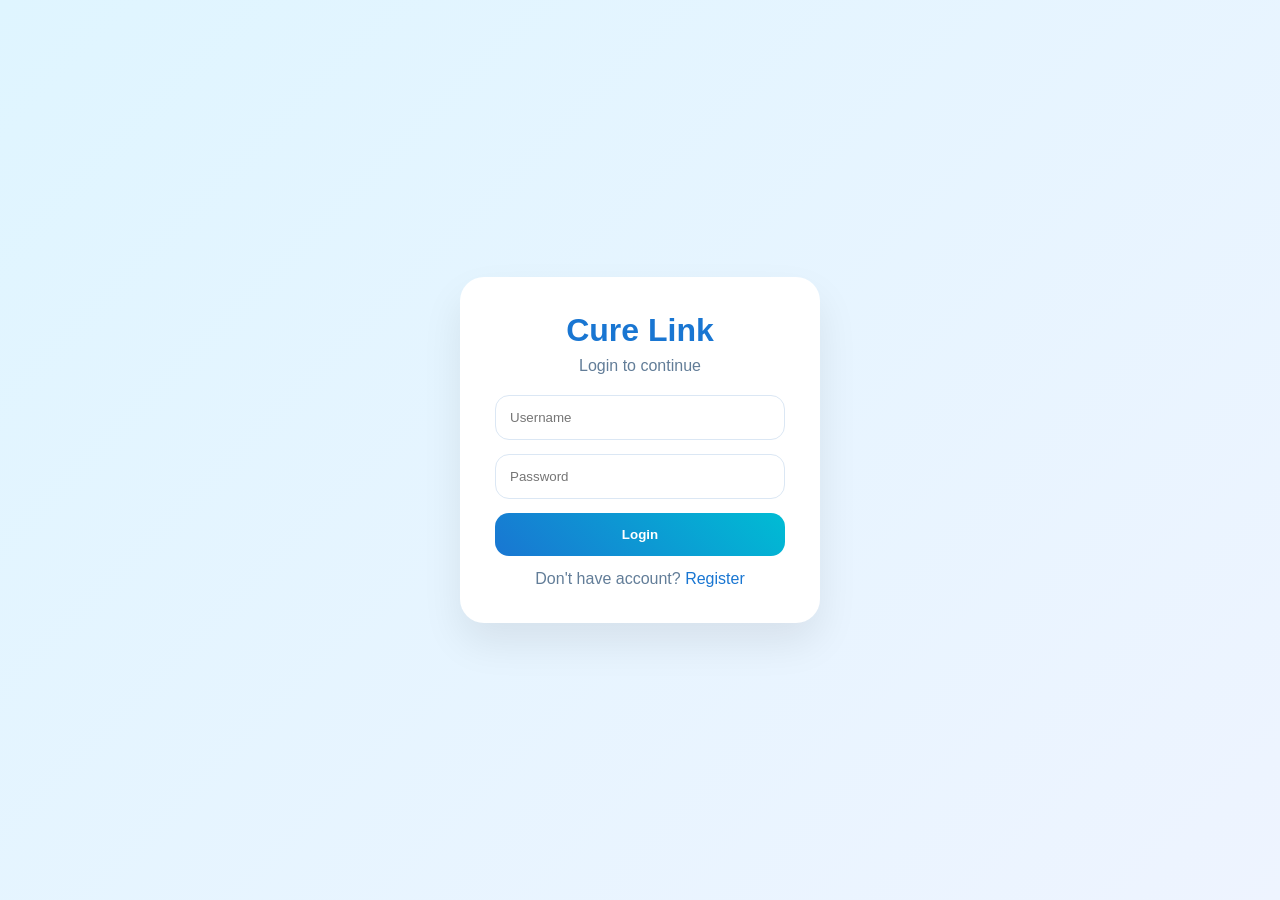
<file: frontend/login.html>
<!DOCTYPE html>
<html lang="en">
<head>
<meta charset="UTF-8">
<title>Cure Link Login</title>
<link rel="stylesheet" href="style.css">
</head>

<body class="auth-page">

<div class="auth-card">

<h1>Cure Link</h1>
<p class="auth-subtitle">Login to continue</p>

<input type="text" id="loginUsername" placeholder="Username">

<input type="password" id="loginPassword" placeholder="Password">

<button onclick="loginUser()">Login</button>

<p class="auth-footer">
Don't have account?
<a href="register.html">Register</a>
</p>

</div>

<script>

async function loginUser(){

let username=document.getElementById("loginUsername").value
let password=document.getElementById("loginPassword").value

if(!username || !password){
alert("Enter username and password")
return
}

let res = await fetch("http://127.0.0.1:5000/login",{

method:"POST",

headers:{
"Content-Type":"application/json"
},

body:JSON.stringify({

username:username,
password:password

})

})

let data = await res.json()

if(data.success){

localStorage.setItem("smartcare_logged_in","true")

localStorage.setItem("user_id",data.user_id)

localStorage.setItem("username",data.username)

alert("Login successful")

window.location.href="index.html"

}else{

alert(data.message)

}

}

</script>

</body>
</html>
</file>
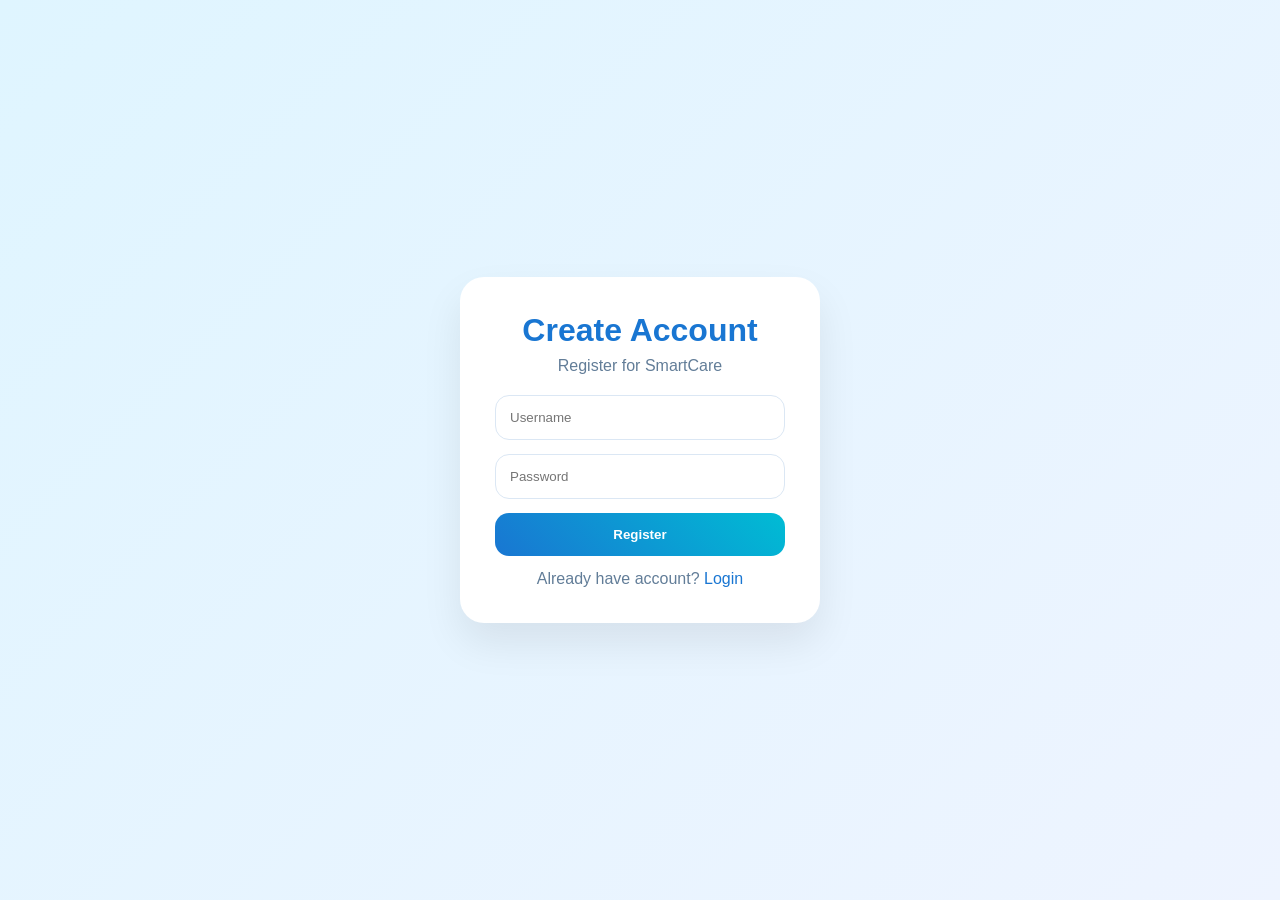
<file: frontend/register.html>
<!DOCTYPE html>
<html lang="en">
<head>
<meta charset="UTF-8">
<title>SmartCare Register</title>
<link rel="stylesheet" href="style.css">
</head>

<body class="auth-page">

<div class="auth-card">

<h1>Create Account</h1>
<p class="auth-subtitle">Register for SmartCare</p>

<input type="text" id="registerUsername" placeholder="Username">

<input type="password" id="registerPassword" placeholder="Password">

<button onclick="registerUser()">Register</button>

<p class="auth-footer">
Already have account?
<a href="login.html">Login</a>
</p>

</div>

<script>

async function registerUser(){

let username=document.getElementById("registerUsername").value
let password=document.getElementById("registerPassword").value

if(!username || !password){
alert("Enter username and password")
return
}

let res = await fetch("http://127.0.0.1:5000/register",{

method:"POST",

headers:{
"Content-Type":"application/json"
},

body:JSON.stringify({

username:username,
password:password

})

})

let data = await res.json()

alert(data.message)

if(data.success){

window.location.href="login.html"

}

}

</script>

</body>
</html>
</file>
<file: frontend/style.css>
* {
  margin: 0;
  padding: 0;
  box-sizing: border-box;
}

html {
  scroll-behavior: smooth;
}

body {
  font-family: "Poppins", sans-serif;
  background: linear-gradient(135deg, #f6fbff, #eef5ff);
  color: #1b2a41;
}

.auth-page {
  min-height: 100vh;
  display: flex;
  align-items: center;
  justify-content: center;
  background: linear-gradient(135deg, #dff5ff, #eef4ff);
}

.auth-card {
  width: 360px;
  background: white;
  padding: 35px;
  border-radius: 24px;
  box-shadow: 0 20px 40px rgba(0,0,0,0.08);
  text-align: center;
}

.auth-card h1 {
  margin-bottom: 8px;
  color: #1976d2;
}

.auth-subtitle {
  margin-bottom: 20px;
  color: #627d98;
}

.auth-card input {
  width: 100%;
  padding: 14px;
  border: 1px solid #dbe7f4;
  border-radius: 14px;
  margin-bottom: 14px;
  outline: none;
}

.auth-card button {
  width: 100%;
  border: none;
  padding: 14px;
  border-radius: 14px;
  background: linear-gradient(45deg, #1976d2, #00bcd4);
  color: white;
  font-weight: 600;
  cursor: pointer;
}

.auth-footer {
  margin-top: 14px;
  color: #627d98;
}

.auth-footer a {
  color: #1976d2;
  text-decoration: none;
}

.navbar {
  position: sticky;
  top: 0;
  z-index: 1000;
  background: rgba(255,255,255,0.88);
  backdrop-filter: blur(14px);
  display: flex;
  justify-content: space-between;
  align-items: center;
  padding: 18px 7%;
  box-shadow: 0 8px 24px rgba(0,0,0,0.06);
}

.logo {
  display: flex;
  align-items: center;
  gap: 10px;
  font-size: 26px;
  font-weight: 800;
  color: #1976d2;
}

.logo i {
  color: #00b894;
}

.navbar nav {
  display: flex;
  gap: 20px;
  flex-wrap: wrap;
}

.navbar nav a {
  text-decoration: none;
  color: #243b53;
  font-weight: 500;
}

.nav-btn,
.primary-btn,
.secondary-btn,
.secondary-small-btn {
  border: none;
  cursor: pointer;
  transition: 0.3s ease;
  font-family: inherit;
}

.nav-btn,
.primary-btn {
  background: linear-gradient(45deg, #1976d2, #00bcd4);
  color: white;
  padding: 12px 22px;
  border-radius: 30px;
  font-weight: 600;
  text-decoration: none;
}

.secondary-btn {
  background: white;
  color: #1976d2;
  border: 2px solid #dceeff;
  padding: 12px 22px;
  border-radius: 30px;
  font-weight: 600;
  text-decoration: none;
}

.secondary-small-btn {
  background: #eef7ff;
  color: #1976d2;
  padding: 10px 14px;
  border-radius: 14px;
  border: 1px solid #dceeff;
}

.hero {
  min-height: 90vh;
  display: grid;
  grid-template-columns: 1.2fr 1fr;
  gap: 40px;
  align-items: center;
  padding: 70px 7%;
}

.tagline {
  display: inline-block;
  background: #dff6ff;
  color: #1976d2;
  padding: 8px 14px;
  border-radius: 20px;
  font-size: 14px;
  margin-bottom: 18px;
  font-weight: 600;
}

.hero h1 {
  font-size: 52px;
  margin-bottom: 16px;
  color: #102a43;
}

.hero-text {
  font-size: 17px;
  line-height: 1.8;
  color: #486581;
  max-width: 650px;
  margin-bottom: 24px;
}

.hero-buttons {
  display: flex;
  gap: 14px;
  flex-wrap: wrap;
}

.glass-card {
  background: rgba(255,255,255,0.45);
  backdrop-filter: blur(18px);
  border-radius: 28px;
  padding: 35px;
  min-height: 320px;
  box-shadow: 0 18px 40px rgba(0,0,0,0.08);
  display: flex;
  align-items: center;
  justify-content: center;
  flex-direction: column;
  text-align: center;
}

.big-icon {
  font-size: 76px;
  color: #1976d2;
  margin-bottom: 16px;
}

.features-section,
.tool-section,
.dashboard-section,
.chatbot-section {
  padding: 90px 7%;
}

.section-title {
  text-align: center;
  margin-bottom: 36px;
}

.section-title h2 {
  font-size: 38px;
  margin-bottom: 10px;
  color: #102a43;
}

.section-title p {
  color: #627d98;
  line-height: 1.8;
}

.features-grid {
  display: grid;
  grid-template-columns: repeat(auto-fit, minmax(240px, 1fr));
  gap: 22px;
}

.feature-card,
.tool-card,
.chart-card,
.mini-tool,
.chatbot-card {
  background: white;
  border-radius: 24px;
  padding: 28px;
  box-shadow: 0 14px 35px rgba(15, 23, 42, 0.07);
  border: 1px solid #edf4ff;
}

.feature-card i {
  font-size: 34px;
  color: #1976d2;
  margin-bottom: 12px;
}

.feature-card h3 {
  margin-bottom: 8px;
}

.feature-card p {
  color: #627d98;
  line-height: 1.7;
}

.form-group {
  display: flex;
  flex-direction: column;
  margin-bottom: 18px;
}

.form-group label {
  margin-bottom: 8px;
  font-weight: 600;
}

.form-group input,
.form-group select {
  padding: 14px;
  border-radius: 14px;
  border: 1px solid #d8e7f7;
  outline: none;
  font-family: inherit;
  background: #fbfdff;
}

.full-btn {
  width: 100%;
}

.result-box,
.output,
.iot-box {
  margin-top: 20px;
  background: #f6fbff;
  border: 1px solid #dbefff;
  border-radius: 16px;
  padding: 16px;
  line-height: 1.8;
  color: #36506c;
}

.double-section {
  padding: 0 7% 90px;
  display: grid;
  grid-template-columns: 1fr 1fr;
  gap: 24px;
}

.mini-tool h2 {
  margin-bottom: 18px;
  font-size: 28px;
}

.dashboard-grid {
  display: grid;
  grid-template-columns: 1fr 1fr;
  gap: 24px;
}

.wide-chart {
  grid-column: span 2;
}

.grid-2 {
  display: grid;
  grid-template-columns: 1fr 1fr;
  gap: 18px;
}

.saved-list {
  margin-top: 22px;
}

.saved-list ul {
  list-style: none;
}

.saved-list li {
  background: #f8fbff;
  border: 1px solid #e3f1ff;
  border-radius: 14px;
  padding: 12px 14px;
  margin-bottom: 10px;
  color: #36506c;
}

.symptom-toolbar {
  display: flex;
  gap: 10px;
  margin-bottom: 15px;
  flex-wrap: wrap;
}

#symptomSelect {
  min-height: 220px;
}

#map {
  width: 100%;
  height: 420px;
  border-radius: 18px;
  margin-top: 20px;
}

.hospital-list {
  margin-top: 16px;
  background: #f8fbff;
  border: 1px solid #e3f1ff;
  border-radius: 16px;
  padding: 16px;
  color: #36506c;
  line-height: 1.8;
}

.chat-box {
  height: 320px;
  overflow-y: auto;
  background: #f7fbff;
  border-radius: 18px;
  padding: 16px;
  border: 1px solid #dfefff;
  margin-bottom: 16px;
}

.bot-msg,
.user-msg {
  max-width: 78%;
  padding: 12px 16px;
  border-radius: 18px;
  margin-bottom: 12px;
  line-height: 1.7;
  font-size: 14px;
}

.bot-msg {
  background: white;
  border: 1px solid #dceeff;
  color: #243b53;
}

.user-msg {
  background: linear-gradient(45deg, #1976d2, #00bcd4);
  color: white;
  margin-left: auto;
}

.chat-input-area {
  display: flex;
  gap: 10px;
}

.chat-input-area input {
  flex: 1;
  padding: 14px;
  border-radius: 14px;
  border: 1px solid #d8e7f7;
}

.chat-input-area button {
  border: none;
  padding: 14px 22px;
  border-radius: 14px;
  background: linear-gradient(45deg, #1976d2, #00bcd4);
  color: white;
  cursor: pointer;
}

.footer {
  text-align: center;
  padding: 40px 20px;
  background: #102a43;
  color: #d9e2ec;
}

@media (max-width: 1100px) {
  .hero,
  .double-section,
  .dashboard-grid,
  .grid-2 {
    grid-template-columns: 1fr;
  }

  .wide-chart {
    grid-column: span 1;
  }

  .hero h1 {
    font-size: 40px;
  }
}

@media (max-width: 850px) {
  .navbar {
    flex-direction: column;
    gap: 14px;
  }

  .navbar nav {
    justify-content: center;
  }
}

@media (max-width: 600px) {
  .hero,
  .features-section,
  .tool-section,
  .dashboard-section,
  .chatbot-section,
  .double-section {
    padding-left: 5%;
    padding-right: 5%;
  }

  .chat-input-area {
    flex-direction: column;
  }
}
</file>
